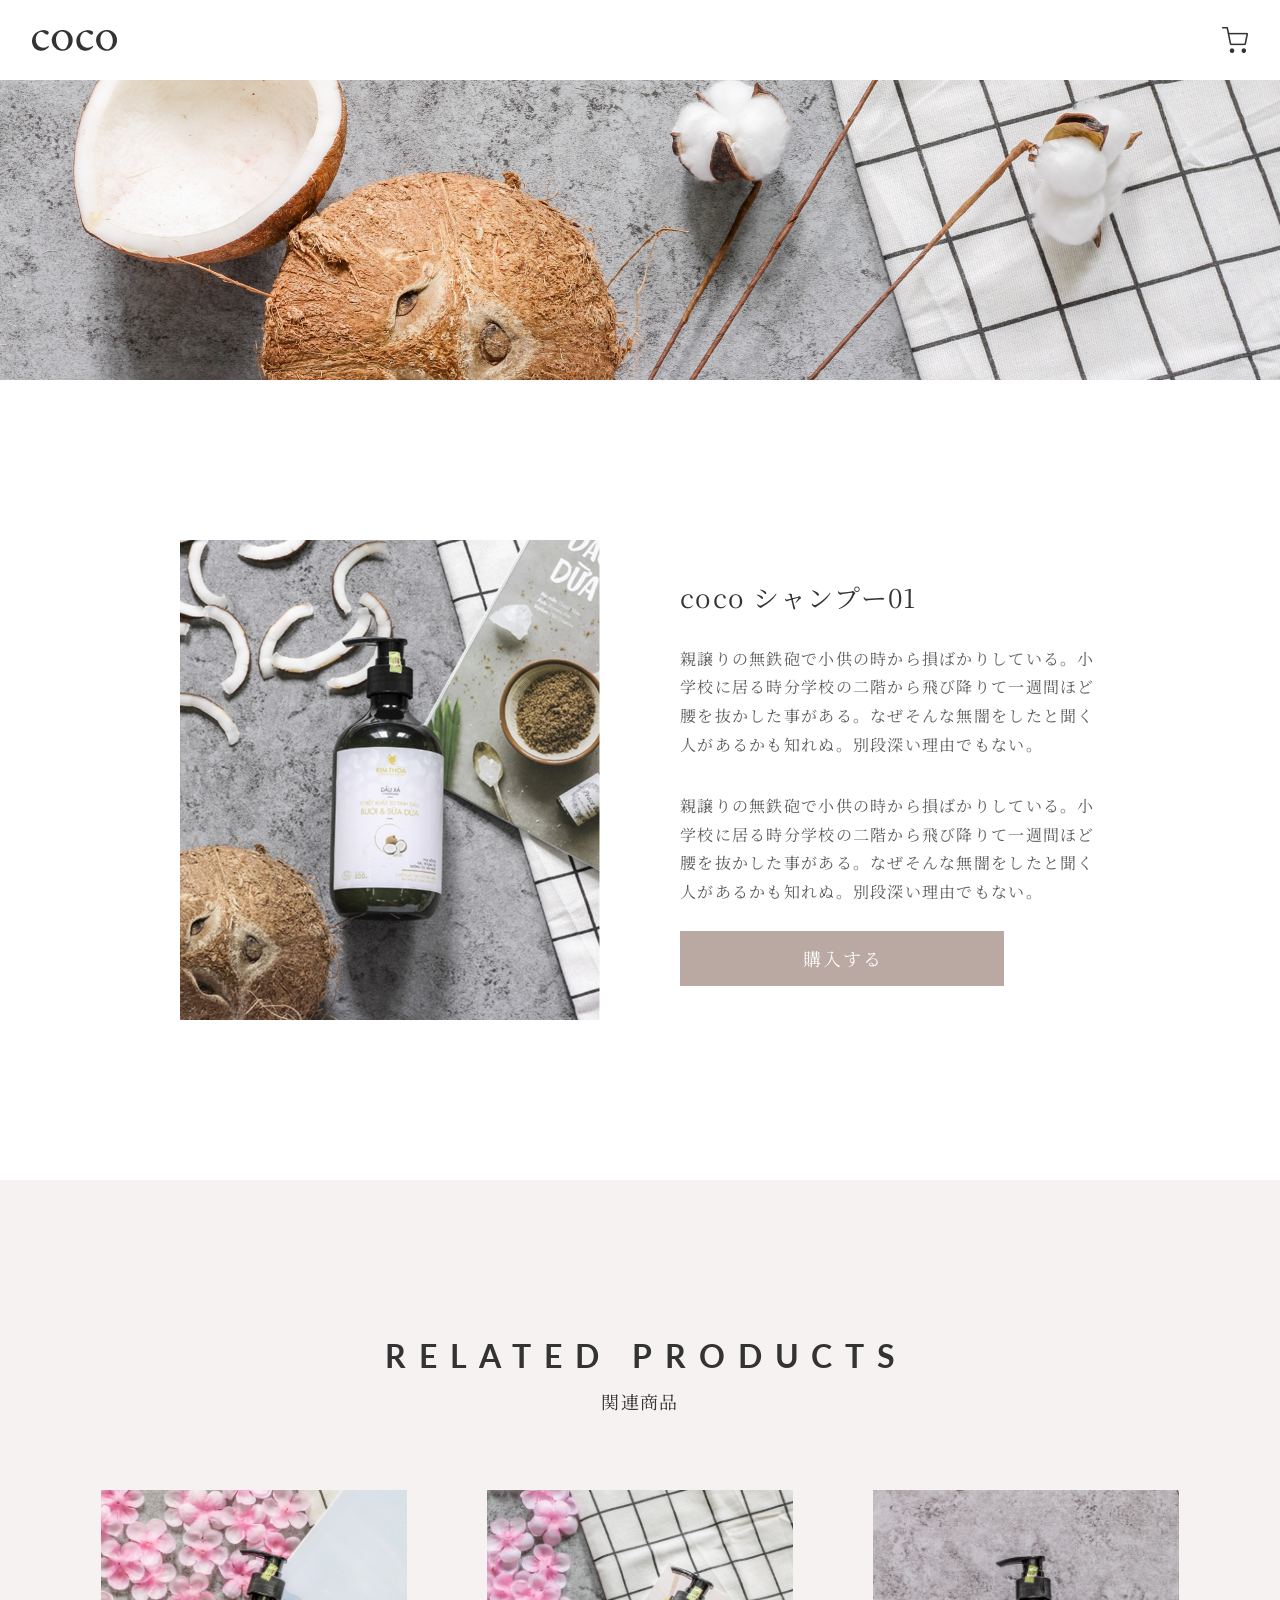
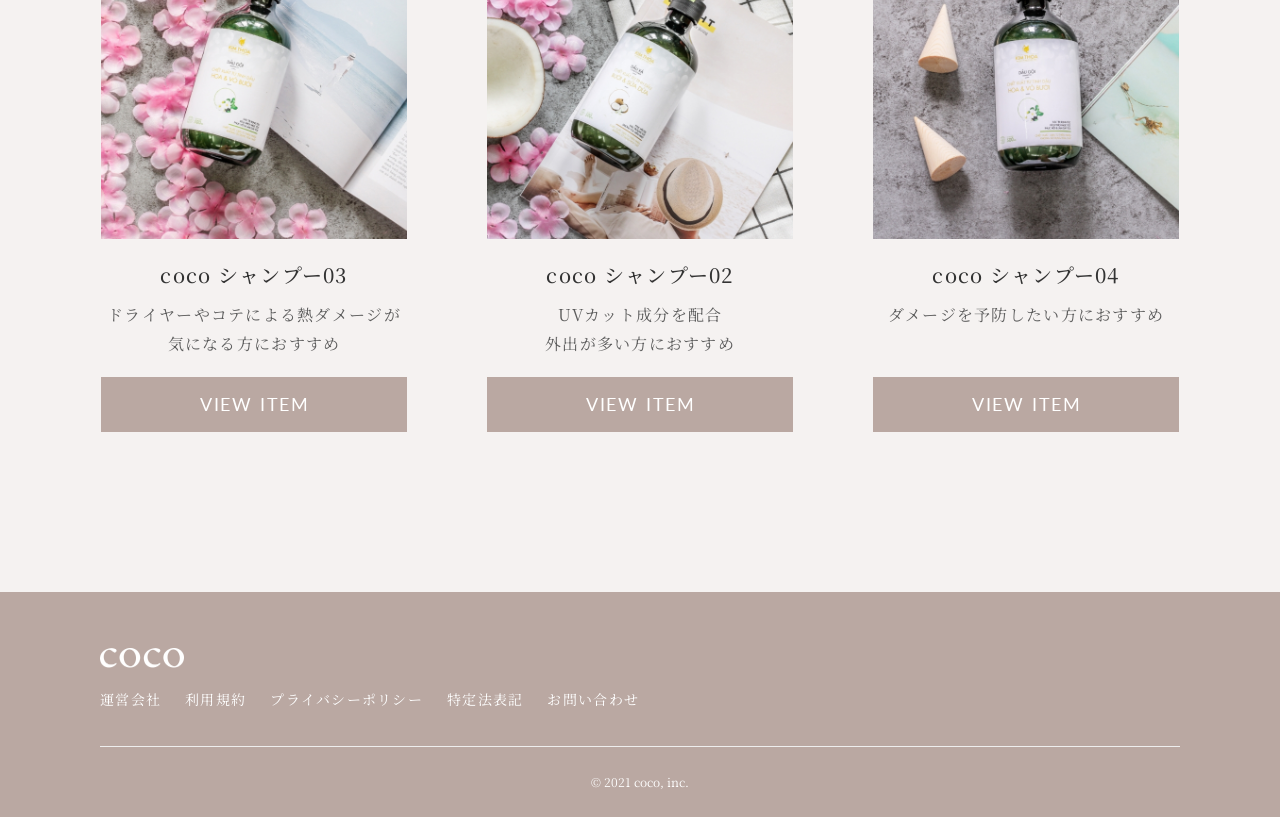
<file: product.html>
<!DOCTYPE html>
<html lang="ja">

<head>
    <meta charset="utf-8" />
    <meta name="viewport" content="width=device-width,initial-scale=1" />
    <title>COCO | シャンプーCOCOの商品紹介ページ。</title>
    <meta name="description" content="シャンプーCOCOの商品紹介ページです。" />
    <meta name="format-detection" content="telephone=no" />
    <meta name="robots" content="noindex">

    <!-- favicon/webclipicon -->
    <link rel="icon" href="favicon.ico" />
    <link rel="apple-touch-icon" href="webclip.png" />

    <!-- ogp -->
    <meta property="og:site_name" content="COCO" />
    <meta property="og:url" content="https://example.com/" />
    <meta property="og:type" content="website" />
    <meta property="og:title" content="COCO - 傷んだ髪にオイルの力で潤いを -" />
    <meta property="og:description" content="オーガニックオイル配合。髪に潤いを与えるCOCOのオーガニックシャンプー。" />
    <meta property="og:image" content="https://example.com/img/ogp.jpg" />
    <meta property="og:locale" content="ja_JP" />

    <!-- Twitter Card -->
    <meta name="twitter:card" content="summary_large_image" />
    <meta name="twitter:title" content="COCO - 傷んだ髪にオイルの力で潤いを -" />
    <meta name="twitter:description" content="オーガニックオイル配合。髪に潤いを与えるCOCOのオーガニックシャンプー。" />
    <meta name="twitter:image" content="https://example.com/img/ogp.jpg" />

    <!-- google fonts -->
    <link rel="preconnect" href="https://fonts.googleapis.com" />
    <link rel="preconnect" href="https://fonts.gstatic.com" crossorigin />
    <link
        href="https://fonts.googleapis.com/css2?family=Lato:wght@400;700&family=Noto+Serif+JP:wght@400;500&display=swap"
        rel="stylesheet" />

    <!-- css -->
    <link rel="stylesheet" href="css/style.css" />
</head>

<body>
    <header class="header">
        <div class="header-wrapper">
            <div class="header-logo">
                <a href="index.html">
                    <img src="./img/logo.png" width="85" height="21" alt="COCO">
                </a>
            </div>
            <button class="header-cart">
                <img src="./img/ico-cart.png" width="26" height="26" alt="カートボタン">
            </button>
        </div>
    </header>

    <main>
        <div class="product-page-keyvisual">
            <!-- background-image で背景設定 -->
        </div>

        <section class="product-main l-section l-container-s">
            <div class="product-main-wrapper">
                <img src="./img/pic-product.png" class="main-product-item" width="420" height="480" alt="COCOシャンプー01">
                <div class="product-main-text-box">
                    <h1 class="product-main-item-title">coco シャンプー01</h1>
                    <p class="product-main-item-description">
                        <span class="u-linebreak">
                            親譲りの無鉄砲で小供の時から損ばかりしている。小学校に居る時分学校の二階から飛び降りて一週間ほど腰を抜かした事がある。なぜそんな無闇をしたと聞く人があるかも知れぬ。別段深い理由でもない。
                        </span>
                        <span>
                            親譲りの無鉄砲で小供の時から損ばかりしている。小学校に居る時分学校の二階から飛び降りて一週間ほど腰を抜かした事がある。なぜそんな無闇をしたと聞く人があるかも知れぬ。別段深い理由でもない。
                        </span>
                    </p>
                    <a href="#" class="c-button product-main-button">
                        <span class="c-button-title--ja">購入する</span>
                    </a>
                </div>
            </div>
        </section>

        <section class="related-products l-section">
            <div class="l-container">
                <div class="c-section-title-wrapper">
                    <p class="c-section-title--en related-products-title--en">
                        <span class="u-linebreak--sp">RELATED</span>
                        <span>PRODUCTS</span>
                    </p>
                    <h2 class="c-section-title--ja">関連商品</h2>
                </div>
                <div class="related-products-item-wrapper c-items c-items--col3 l-section-body">
                    <article class="c-item-box">
                        <img src="./img/pic-product02.png" class="product-img" width="324" height="370"
                            alt="coco シャンプー02">
                        <div class="c-item-text-wrapper">
                            <p class="c-item-title">coco シャンプー02</p>
                            <p class="c-item-description">
                                <span class="u-linebreak">UVカット成分を配合</span>
                                <span>外出が多い方におすすめ</span>
                            </p>
                        </div>
                        <a href="#" class="c-button related-products-button">
                            <span class="c-button-title--en">VIEW ITEM</span>
                        </a>
                    </article>
                    <article class="c-item-box related-products-item-order">
                        <img src="./img/pic-product03.png" class="product-img" width="324" height="370"
                            alt="coco シャンプー03">
                        <div class="c-item-text-wrapper">
                            <p class="c-item-title">coco シャンプー03</p>
                            <p class="c-item-description">
                                <span class="u-linebreak">ドライヤーやコテによる熱ダメージが</span>
                                <span>気になる方におすすめ</span>
                            </p>
                        </div>
                        <a href="#" class="c-button related-products-button">
                            <span class="c-button-title--en">VIEW ITEM</span>
                        </a>
                    </article>
                    <article class="c-item-box">
                        <img src="./img/pic-product04.png" class="product-img" width="324" height="370"
                            alt="coco シャンプー04">
                        <div class="c-item-text-wrapper">
                            <p class="c-item-title">coco シャンプー04</p>
                            <p class="c-item-description">ダメージを予防したい方におすすめ</p>
                        </div>
                        <a href="#" class="c-button c-button--mta related-products-button">
                            <span class="c-button-title--en">VIEW ITEM</span>
                        </a>
                    </article>
                </div>
            </div>
        </section>
    </main>

    <footer class="footer">
        <div class="footer-wrapper l-container">
            <div class="footer-logo">
                <a href="index.html">
                    <img src="./img/footer-logo.png" width="80" height="20" alt="COCO">
                </a>
            </div>
            <ul class="footer-nav-list">
                <li class="footer-nav-list-item"><a href="#">運営会社</a></li>
                <li class="footer-nav-list-item"><a href="#">利用規約</a></li>
                <li class="footer-nav-list-item"><a href="#">プライバシーポリシー</a></li>
                <li class="footer-nav-list-item"><a href="#">特定法表記</a></li>
                <li class="footer-nav-list-item"><a href="#">お問い合わせ</a></li>
            </ul>
            <small class="copyright">&copy; 2021 coco, inc.</small>
        </div>
    </footer>
</body>

</html>
</file>
<file: css/style.css>
@charset "UTF-8";

/* ▼ グローバル ▼ */
/*!
global > color
------------------------------
*/
:root {
  --color-bg-primary: #baa8a2;
  --color-bg-primary-light: rgba(186, 168, 162, 0.15);
  --color-border: #eeeeee;
  --color-font-primary: #baa8a2;
  --color-font-black: #333333;
  --color-font-white: #ffffff;
  --color-font-base: #5d5d5d;
}

/*!
global > content-width
------------------------------
*/
:root {
  --width-content-s: 920px;
  --width-content: 1080px;
}

/*!
global > font
------------------------------
*/
:root {
  --font-family-base: "Noto Serif JP", serif;
  --font-family-english: "Lato", sans-serif;
}

/* ▼ ファンデーション ▼ */
/*!
foundation > reset
------------------------------
*/
html {
  color: #000;
  background: #fff;
}

body,
div,
dl,
dt,
dd,
ul,
ol,
li,
h1,
h2,
h3,
h4,
h5,
h6,
pre,
code,
form,
fieldset,
legend,
input,
textarea,
p,
blockquote,
th,
td {
  margin: 0;
  padding: 0;
}

table {
  border-collapse: collapse;
  border-spacing: 0;
  width: 100%;
}

fieldset,
img {
  border: 0;
}

address,
caption,
cite,
code,
dfn,
em,
strong,
th,
var {
  font-style: normal;
  font-weight: normal;
}

ol,
ul {
  list-style: none;
}

caption,
th {
  text-align: left;
}

h1,
h2,
h3,
h4,
h5,
h6 {
  font-size: 100%;
  font-weight: normal;
}

q:before,
q:after {
  content: "";
}

abbr,
acronym {
  border: 0;
  font-variant: normal;
}

sup {
  display: block;
}

sub {
  vertical-align: text-bottom;
}

input,
textarea,
select,
button {
  color: inherit;
  font-family: inherit;
  font-size: inherit;
  font-weight: inherit;
  line-height: inherit;
  font-size: 100%;
  border-radius: 0;
  border: none;
  appearance: none;
  -webkit-appearance: none;
  background-color: inherit;
}

input,
textarea,
select {
  font-size: 16px;
}

textarea {
  resize: vertical;
  display: block;
}

button {
  padding: 0;
  cursor: pointer;
}

legend {
  color: #000;
}

main {
  display: block;
}

a {
  text-decoration: none;
  color: inherit;
}

img {
  width: 100%;
  height: auto;
  vertical-align: bottom;
}

svg {
  display: block;
}

* {
  -webkit-font-smoothing: antialiased;
  -moz-osx-font-smoothing: grayscale;
  box-sizing: border-box;
}

*::before,
*::after {
  box-sizing: border-box;
}

/*!
foundation > base
------------------------------
*/
body {
  line-height: 1.8;
  font-size: 14px;
  color: var(--color-font-base);
  font-family: var(--font-family-base);
  letter-spacing: 0.08em;
}
@media screen and (min-width: 768px) {
  body {
    font-size: 16px;
  }
}

/* ▼ ユーティリティー ▼ */
/*!
utility > utility
------------------------------
*/
.u-visually-hidden {
  position: absolute !important;
  white-space: nowrap !important;
  width: 1px !important;
  height: 1px !important;
  overflow: hidden !important;
  border: 0 !important;
  padding: 0 !important;
  clip: rect(0 0 0 0) !important;
  clip-path: inset(50%) !important;
  margin: -1px !important;
}

.u-linebreak {
  display: block;
}

.u-linebreak--sp {
  display: block;
}
@media screen and (min-width: 768px) {
  .u-linebreak--sp {
    display: inline;
  }
}

.u-linebreak--pc {
  display: inline;
}
@media screen and (min-width: 768px) {
  .u-linebreak--pc {
    display: block;
  }
}

/* ▼ コンポーネント ▼ */
/*!
component > button
------------------------------
*/
.c-button {
  background-color: var(--color-bg-primary);
  width: 260px;
  height: 55px;
  display: grid;
  place-items: center;
}
@media screen and (min-width: 768px) {
  .c-button {
    width: 324px;
  }
}

.c-button--mta {
  margin-top: auto;
}

.c-button-title--ja,
.c-button-title--en {
  letter-spacing: 0.1em;
  font-size: 16px;
  color: var(--color-font-white);
  padding-left: 0.1em;
}
@media screen and (min-width: 768px) {
  .c-button-title--ja,
  .c-button-title--en {
    font-size: 18px;
  }
}

.c-button-title--en {
  font-family: var(--font-family-english);
}

/*!
component > title
------------------------------
*/
.c-section-title-wrapper {
  display: grid;
  gap: 16px;
}
@media screen and (min-width: 768px) {
  .c-section-title-wrapper {
    gap: 20px;
  }
}

.c-section-title--en,
.c-section-title--ja {
  color: var(--color-font-black);
  line-height: 1;
  text-align: center;
}

.c-section-title--en {
  font-family: var(--font-family-english);
  font-size: 20px;
  font-weight: bold;
  letter-spacing: 0.4em;
  padding-left: 0.4em;
}
@media screen and (min-width: 768px) {
  .c-section-title--en {
    font-size: 32px;
  }
}

@media screen and (min-width: 768px) {
  .c-section-title--ja {
    font-size: 18px;
  }
}

/*!
component > item(商品単体)
------------------------------
*/
.c-item-box {
  display: flex;
  flex-direction: column;
  align-items: center;
  gap: 18px;
}

.c-item-title,
.c-item-description {
  text-align: center;
}

.c-item-title {
  color: var(--color-font-black);
  font-size: 18px;
  font-weight: 500;
  margin-bottom: 8px;
}
@media screen and (min-width: 768px) {
  .c-item-title {
    font-size: 20px;
  }
}

/*!
component > items(商品複数)
------------------------------
*/
.c-items {
  display: grid;
  gap: 48px 24px;
  grid-template-columns: repeat(1, 1fr);
}
@media screen and (min-width: 600px) {
  .c-items--col2,
  .c-items--col3 {
    grid-template-columns: repeat(2, 1fr);
  }
}
@media screen and (min-width: 768px) {
  .c-items--col2,
  .c-items--col3 {
    gap: 48px 40px;
  }
}
@media screen and (min-width: 1080px) {
  .c-items--col2,
  .c-items--col3 {
    gap: 80px;
  }
}
@media screen and (min-width: 1080px) {
  .c-items--col3 {
    grid-template-columns: repeat(3, 1fr);
  }
}

/* ▼ レイアウト ▼ */
/*!
layout > header
------------------------------
*/
.header-wrapper {
  display: flex;
  justify-content: space-between;
  align-items: center;
  padding: 0 20px;
  height: 60px;
}
@media screen and (min-width: 768px) {
  .header-wrapper {
    padding: 0 32px;
    height: 80px;
  }
}

.header-logo img {
  width: 70px;
  display: flex;
}
@media screen and (min-width: 768px) {
  .header-logo img {
    width: 85px;
  }
}

.header-cart img {
  width: 26px;
  height: 26px;
  display: flex;
}

/*!
layout > footer
------------------------------
*/
.footer {
  color: var(--color-font-white);
  background-color: var(--color-bg-primary);
  padding: 40px 0 20px;
}
@media screen and (min-width: 768px) {
  .footer {
    padding: 56px 0 24px;
  }
}

.footer-logo {
  width: 84px;
  margin: 0 auto;
}
@media screen and (min-width: 768px) {
  .footer-logo {
    margin: 0;
  }
}

.footer-logo img {
  display: block;
}

.footer-nav-list {
  display: flex;
  flex-wrap: wrap;
  justify-content: center;
  gap: 12px 16px;
  margin-top: 24px;
}
@media screen and (min-width: 768px) {
  .footer-nav-list {
    justify-content: left;
    gap: 24px;
  }
}

.footer-nav-list-item {
  font-size: 12px;
  line-height: 1;
}
@media screen and (min-width: 768px) {
  .footer-nav-list-item {
    font-size: 14px;
  }
}

.copyright {
  display: block;
  font-size: 12px;
  text-align: center;
  padding-top: 20px;
  margin-top: 24px;
  border-top: solid 1px var(--color-border);
  letter-spacing: 0;
}
@media screen and (min-width: 768px) {
  .copyright {
    padding-top: 24px;
    margin-top: 40px;
  }
}

/*!
layout > container
------------------------------
*/
.l-container,
.l-container-s {
  width: 90%;
  margin: 0 auto;
}

.l-container-s {
  max-width: var(--width-content-s);
}

.l-container {
  max-width: var(--width-content);
}

/*!
layout > section
------------------------------
*/
.l-section {
  padding: 96px 0;
}
@media screen and (min-width: 768px) {
  .l-section {
    padding: 160px 0;
  }
}

/*!
layout > section-body
------------------------------
*/
.l-section-body {
  margin-top: 48px;
}
@media screen and (min-width: 768px) {
  .l-section-body {
    margin-top: 80px;
  }
}

/* ▼ トップページ ▼ */
/*!
page > top
------------------------------
*/
@media screen and (min-width: 768px) {
  .top-keyvisual {
    position: relative;
    height: 689px;
  }
}

.top-keyvisual::before {
  content: "";
  display: block;
  background-image: url(../img/bg-top-kv-sp.png);
  aspect-ratio: 360 / 200;
  background-repeat: no-repeat;
  background-size: cover;
  background-position: center;
  width: 100%;
}
@media screen and (min-width: 768px) {
  .top-keyvisual::before {
    background-image: url(../img/bg-top-kv-pc.png);
    width: calc(95% - 320px);
    height: 100%;
    margin-left: auto;
  }
}
@media screen and (min-width: 1080px) {
  .top-keyvisual::before {
    width: calc(100% - ((100% - 1080px) / 2 + 320px));
  }
}

.top-keyvisual-wrapper {
  margin-top: 24px;
}
@media screen and (min-width: 768px) {
  .top-keyvisual-wrapper {
    width: 100%;
    position: absolute;
    top: 50%;
    left: 0;
    transform: translateY(-50%);
    margin-top: 0;
  }
}

.top-keyvisual-catchphrase {
  color: var(--color-font-black);
  font-size: 24px;
  font-weight: 500;
  line-height: 2.3;
  letter-spacing: 0.2em;
  padding-left: 0.2em;
  margin-bottom: 24px;
}
@media screen and (min-width: 768px) {
  .top-keyvisual-catchphrase {
    font-size: 40px;
    margin-bottom: 96px;
  }
}

@media screen and (min-width: 768px) {
  .top-button {
    width: 360px;
  }
}

/*!
page > top > feature
------------------------------
*/
.top-feature-main-item {
  display: grid;
  gap: 20px;
}
@media screen and (min-width: 768px) {
  .top-feature-main-item {
    grid-template-columns: 1fr 1fr;
    gap: 80px;
    place-items: center;
  }
}

@media screen and (min-width: 1130px) {
  .top-feature-main-item-img {
    width: 540px;
    height: 400px;
  }
}

.top-feature-other-item-wrapper {
  display: flex;
  flex-direction: column;
  gap: 48px;
  margin-top: 48px;
}
@media screen and (min-width: 768px) {
  .top-feature-other-item-wrapper {
    flex-direction: initial;
    gap: 60px;
    margin-top: 80px;
  }
}

.top-feature-title-en {
  color: var(--color-font-primary);
  font-family: var(--font-family-english);
  letter-spacing: 0.12em;
  padding-left: 0.12em;
  font-size: 14px;
}

.top-feature-title-ja {
  color: var(--color-font-black);
  font-size: 18px;
  font-weight: 500;
  margin-bottom: 6px;
}
@media screen and (min-width: 768px) {
  .top-feature-title-ja {
    font-size: 20px;
  }
}

@media screen and (min-width: 768px) {
  .top-feature-main-item .top-feature-title-en {
    font-size: 16px;
  }
}

.top-feature-other-item .top-feature-item-text-wrapper {
  margin-top: 20px;
}

/*!
page > top > lineup
------------------------------
*/
.top-section-top-background-image {
  background-image: url(../img/bg-lineup-sp.png);
  width: 100%;
  height: 180px;
  background-size: cover;
  background-repeat: no-repeat;
}
@media (min-width: 400px) and (max-width: 1199px) {
  .top-section-top-background-image {
    background-image: url(../img/bg-lineup.png);
    background-position: center;
    height: 360px;
  }
}
@media screen and (min-width: 1200px) {
  .top-section-top-background-image {
    background-image: url(../img/bg-lineup.png);
    height: 640px;
  }
}

.top-section-bottom-background-image {
  background-image: url(../img/bg-instagram-sp.png);
  width: 100%;
  height: 180px;
  background-size: cover;
  background-repeat: no-repeat;
}
@media (min-width: 400px) and (max-width: 1199px) {
  .top-section-bottom-background-image {
    background-image: url(../img/bg-instagram.png);
    background-position: center;
    height: 360px;
  }
}
@media screen and (min-width: 1200px) {
  .top-section-bottom-background-image {
    background-image: url(../img/bg-instagram.png);
    height: 640px;
  }
}

/*!
page > top > instagram
------------------------------
*/
.top-instagram-post-item {
  display: grid;
  grid-template-columns: repeat(3, 1fr);
  gap: 9px;
}
@media screen and (min-width: 768px) {
  .top-instagram-post-item {
    gap: 24px;
  }
}

.top-instagram-post-item-wrapper .c-button {
  margin-inline: auto;
}

@media screen and (min-width: 768px) {
  .top-instagram-post-item-wrapper .c-button span {
    font-size: 16px;
  }
}

/* ▼ 商品詳細ページ ▼ */
/*!
page > product
------------------------------
*/
.product-page-keyvisual {
  background-image: url(../img/bg-product-kv-sp.png);
  width: 100%;
  height: 170px;
  background-size: cover;
  background-repeat: no-repeat;
}
@media screen and (min-width: 768px) {
  .product-page-keyvisual {
    background-image: url(../img/bg-product-kv.png);
    height: 300px;
  }
}

.product-main-wrapper {
  display: grid;
  gap: 24px;
}
@media (min-width: 650px) {
  .product-main-wrapper {
    grid-template-columns: 300px auto;
    gap: 24px;
    place-items: center;
  }
}
@media screen and (min-width: 1000px) {
  .product-main-wrapper {
    grid-template-columns: 1fr 1fr;
    gap: 80px;
    place-items: center;
  }
}

.product-main-item-title {
  font-size: 22px;
  color: var(--color-font-black);
  margin-bottom: 16px;
}
@media screen and (min-width: 768px) {
  .product-main-item-title {
    font-size: 26px;
    margin-bottom: 24px;
  }
}

.product-main-item-description {
  margin-bottom: 24px;
}

.product-main-item-description span:first-of-type {
  margin-bottom: 2rem;
}

.product-main-button {
  margin: 0 auto;
}
@media screen and (min-width: 768px) {
  .product-main-button {
    margin: initial;
  }
}

/*!
page > product > related-products
------------------------------
*/
.related-products {
  background-color: var(--color-bg-primary-light);
}

.related-products-title--en {
  line-height: 1.6;
}
@media screen and (min-width: 768px) {
  .related-products-title--en {
    line-height: 1;
  }
}

.related-products-item-wrapper {
  max-width: 1078px;
  margin-inline: auto;
}
@media (min-width: 768px) and (max-width: 1199px) {
  .related-products-item-wrapper {
    grid-template-columns: repeat(2, 1fr);
  }
}

@media screen and (min-width: 768px) {
  .related-products-item-order {
    order: -1;
  }
}

@media screen and (min-width: 768px) {
  .related-products-button {
    max-width: 306px;
  }
}

/* ▼ エラー404ページ ▼ */
/*!
page > error
------------------------------
*/
.error-page-keyvisual {
  background-image: url(../img/bg-error-kv-sp.png);
  width: 100%;
  height: 170px;
  background-size: cover;
  background-repeat: no-repeat;
}
@media screen and (min-width: 768px) {
  .error-page-keyvisual {
    background-image: url(../img/bg-error-kv.png);
    height: 300px;
  }
}

.error-title-wrapper {
  gap: 0;
}

.error-text-wrapper {
  display: grid;
  place-items: center;
  gap: 32px;
}
@media screen and (min-width: 768px) {
  .error-text-wrapper {
    gap: 40px;
  }
}

.error-text-title--en {
  font-size: 24px;
  line-height: 1.8;
}
@media screen and (min-width: 768px) {
  .error-text-title--en {
    font-size: 36px;
  }
}

@media screen and (min-width: 768px) {
  .error-text-title--ja {
    font-size: 16px;
  }
}

.error-text-description {
  text-align: center;
}
</file>
